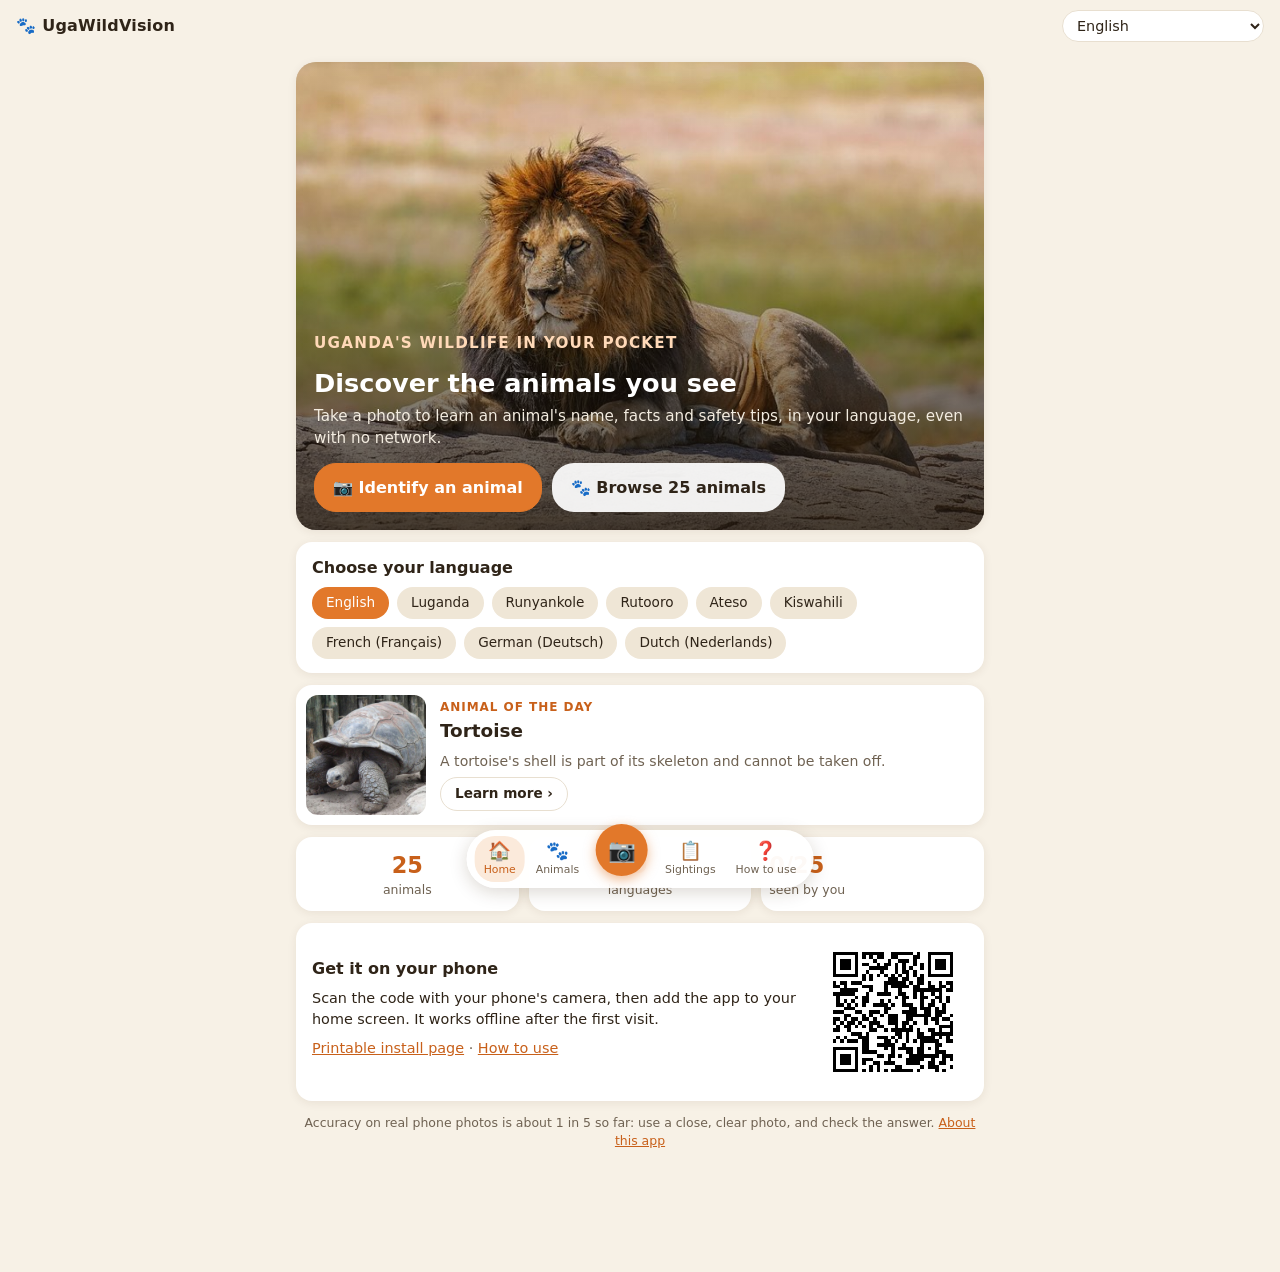
<file: index.html>
<!doctype html>
<html lang="en">
<head>
  <meta charset="utf-8">
  <meta name="viewport" content="width=device-width, initial-scale=1, viewport-fit=cover">
  <title>UgaWildVision</title>
  <meta name="description" content="A pocket field guide to Ugandan wildlife. Identify animals from a photo, offline; photos never leave the device.">
  <meta name="theme-color" content="#f7f1e6">
  <link rel="manifest" href="manifest.webmanifest">
  <link rel="icon" href="icons/icon-192.png">
  <link rel="apple-touch-icon" href="icons/icon-192.png">
  <link rel="stylesheet" href="styles.css">
</head>
<body>
  <header class="top">
    <a class="brand" href="#home" aria-label="UgaWildVision home"><span class="logo" aria-hidden="true">&#x1F43E;</span> UgaWildVision</a>
    <label class="lang">
      <span class="sr">Language</span>
      <select id="lang" aria-label="Language for animal names">
        <option value="en">English</option>
        <optgroup label="Ugandan languages">
          <option value="luganda">Luganda</option>
          <option value="runyankole">Runyankole</option>
          <option value="rutooro">Rutooro</option>
          <option value="ateso">Ateso</option>
        </optgroup>
        <optgroup label="Visitor languages">
          <option value="kiswahili">Kiswahili</option>
          <option value="french">French (Fran&ccedil;ais)</option>
          <option value="german">German (Deutsch)</option>
          <option value="dutch">Dutch (Nederlands)</option>
        </optgroup>
      </select>
    </label>
  </header>

  <!-- HOME -->
  <main id="view-home" class="view home">
    <section class="hero">
      <img src="images/lion.jpg" alt="" class="hero-bg">
      <div class="hero-text">
        <p class="eyebrow light">Uganda's wildlife in your pocket</p>
        <h1>Discover the animals you see</h1>
        <p>Take a photo to learn an animal's name, facts and safety tips, in your language, even with no network.</p>
        <div class="cta">
          <button id="h-identify" class="btn primary big" type="button">&#x1F4F7; Identify an animal</button>
          <button id="h-browse" class="btn big light" type="button">&#x1F43E; Browse animals</button>
        </div>
      </div>
    </section>

    <section class="card">
      <h3 class="sec0">Choose your language</h3>
      <div id="h-langs" class="chips wrap" role="group" aria-label="Language"></div>
    </section>

    <section id="h-aotd" class="card aotd"></section>

    <section class="stats3">
      <div class="stat"><b id="h-stat-animals">25</b><span>animals</span></div>
      <div class="stat"><b id="h-stat-langs">9</b><span>languages</span></div>
      <button id="h-sightings" class="stat" type="button"><b id="h-stat-seen">0/25</b><span>seen by you</span></button>
    </section>

    <section class="card qr-card">
      <div>
        <h3 class="sec0" id="h-qr-title">Get it on your phone</h3>
        <p>Scan the code with your phone's camera, then add the app to your home screen. It works offline after the first visit.</p>
        <button id="h-install" class="btn primary" type="button" hidden>&#x2B07;&#xFE0F; Install app</button>
        <p class="small"><a href="install.html">Printable install page</a> &middot; <a href="#help" data-go="help">How to use</a></p>
      </div>
      <img src="icons/qr.png" alt="QR code that opens UgaWildVision" width="150" height="150">
    </section>

    <p class="small center">Accuracy on real phone photos is about 1 in 5 so far: use a close, clear photo, and check the answer.
      <a href="#about" data-go="about">About this app</a></p>
  </main>

  <!-- ANIMALS -->
  <main id="view-animals" class="view" hidden>
    <h1 class="title">Animals</h1>
    <div class="search"><span aria-hidden="true">&#x1F50D;</span>
      <input id="search" type="search" placeholder="Search" aria-label="Search animals"></div>
    <div id="chips" class="chips" role="group" aria-label="Filter by group"></div>
    <div id="grid" class="grid"></div>
  </main>

  <!-- DETAIL -->
  <main id="view-detail" class="view detail" hidden>
    <div class="hero">
      <img id="d-photo" alt="">
      <button class="back" id="d-back" aria-label="Back">&#x2039;</button>
      <a id="d-credit" class="credit" target="_blank" rel="noopener"></a>
    </div>
    <section class="sheet">
      <div class="d-head">
        <div>
          <h2 id="d-name"></h2>
          <p id="d-local" class="local"></p>
        </div>
        <button id="d-listen" class="sound" type="button" hidden aria-label="Listen to the name"><svg viewBox="0 0 24 24" width="26" height="26" aria-hidden="true" fill="none" stroke="currentColor" stroke-width="2" stroke-linecap="round" stroke-linejoin="round"><path d="M4 9v6h4l5 4V5L8 9H4z" fill="currentColor"/><path d="M16.5 8.5a5 5 0 0 1 0 7"/><path d="M19.5 5.5a9 9 0 0 1 0 13"/></svg><small>Listen</small></button>
      </div>
      <div id="d-tags" class="tags"></div>
      <p id="d-safety" class="safety" hidden></p>
      <h3 class="sec">&#x1F4D8; Taxonomy information</h3>
      <dl id="d-tax" class="tax"></dl>
      <h3 class="sec" id="d-facts-h">&#x1F4A1; Did you know?</h3>
      <ul id="d-facts" class="facts"></ul>
      <p class="small">Read more on <a id="d-wiki" target="_blank" rel="noopener">Wikipedia</a>.</p>
      <div class="spacer"></div>
    </section>
    <button id="d-saw" class="saw">&#x1F441; I saw it!</button>
  </main>

  <!-- IDENTIFY -->
  <main id="view-identify" class="view" hidden>
    <h1 class="title">Identify an animal</h1>
    <section class="card intro">
      <p class="lead">Take a photo of an animal and the app will name the species.</p>
      <p class="hint">Fill the frame with one animal; zoom in if it is far away.</p>
      <p class="warn">Accuracy on real phone photos so far is about 1 in 5. Works best on a close, clear photo.</p>
    </section>
    <section class="actions">
      <label class="btn primary"><input id="camera" type="file" accept="image/*" capture="environment" hidden>&#x1F4F7; Take a photo</label>
      <label class="btn"><input id="gallery" type="file" accept="image/*" hidden>&#x1F5BC; Choose from gallery</label>
    </section>
    <p id="status" class="status" role="status" aria-live="polite">Loading model&hellip;</p>
    <section id="result" class="card result" hidden>
      <img id="preview" alt="Your photo">
      <p id="verdict" class="verdict"></p>
      <h2 id="name"></h2>
      <p id="sci" class="sci"></p>
      <p id="localname" class="local"></p>
      <div class="meter" aria-hidden="true"><span id="meterfill"></span></div>
      <p id="conf" class="conf"></p>
      <p id="lowdata" class="warn" hidden>Few training photos for this animal, so this answer is less reliable.</p>
      <p id="safety" class="safety" hidden></p>
      <div class="row">
        <button id="r-open" class="btn primary">Open in guide</button>
        <button id="r-saw" class="btn">&#x1F441; I saw it!</button>
      </div>
      <details id="alts"><summary>Other possibilities</summary><ol id="altlist"></ol></details>
    </section>
  </main>

  <!-- SIGHTINGS -->
  <main id="view-sightings" class="view" hidden>
    <h1 class="title">My sightings</h1>
    <section class="card progress">
      <p><b id="s-count">0</b> of <b id="s-total">25</b> animals seen</p>
      <div class="meter"><span id="s-fill"></span></div>
      <div id="s-badges" class="badges"></div>
    </section>
    <ul id="s-list" class="slist"></ul>
    <p id="s-empty" class="hint">No sightings yet. Open an animal and tap <b>I saw it!</b>, or identify one with the camera.</p>
    <p class="small">Sightings are stored only on this phone.</p>
  </main>

  <!-- HOW TO USE -->
  <main id="view-help" class="view" hidden>
    <h1 class="title">How to use this app</h1>
    <ol class="steps">
      <li><span class="n">1</span><div><b>Choose your language</b><p>Pick a language on the Home page or in the menu at the top. Animal names are then shown, and can be heard, in that language.</p></div></li>
      <li><span class="n">2</span><div><b>Identify an animal</b><p>Tap the orange camera button. Take a photo, or choose one from your gallery. Fill the frame with one animal and zoom in if it is far away. The app names the animal in under a second, on your phone.</p></div></li>
      <li><span class="n">3</span><div><b>Check the answer</b><p>A confidence bar shows how sure the app is. If it says "Not sure", try a closer, clearer photo. "Other possibilities" lists the next best guesses.</p></div></li>
      <li><span class="n">4</span><div><b>Learn about it</b><p>Tap "Open in guide" for photos, facts, its conservation status, a safety note and its name in other languages. Tap Listen to hear the name.</p></div></li>
      <li><span class="n">5</span><div><b>Browse the guide</b><p>The Animals tab lists every animal. Search by name in any language, or filter by group: mammals, birds, reptiles, amphibians or fish.</p></div></li>
      <li><span class="n">6</span><div><b>Record your sightings</b><p>Tap "I saw it!" on an animal's page. The Sightings tab shows what you have seen and how many animals are left to find. Sightings stay on your phone.</p></div></li>
      <li><span class="n">7</span><div><b>Use it offline</b><p>Open the app once with internet, then add it to your home screen (Android: menu &#8942; &rarr; Install app; iPhone: Share &rarr; Add to Home Screen). After that it works without a network.</p></div></li>
    </ol>
    <section class="card tips">
      <h3 class="sec0">&#x26A0;&#xFE0F; Stay safe</h3>
      <p>Never approach wild animals to take a photo. Stay behind fences and follow your guide. The app is a learning aid, not a safety device.</p>
    </section>
    <p class="small center"><a href="#about" data-go="about">About this app, its limits and photo credits</a></p>
  </main>

  <!-- ABOUT -->
  <main id="view-about" class="view" hidden>
    <h1 class="title">About</h1>
    <section class="card">
      <ul class="plain">
        <li>A pocket field guide to Ugandan wildlife. It works offline; the model runs on your phone and your photos are not uploaded anywhere.</li>
        <li>It knows <span id="ncls">25</span> kinds of animal. Anything else should come out as "Not one of the species I know", but it can still be wrong.</li>
        <li>Lion, buffalo, cheetah, kudu and hyena had very few training photos. Treat those answers with caution.</li>
        <li>Ugandan-language and Kiswahili names and audio come from Sunbird AI machine translation and speech; French, German and Dutch names are common names spoken by your phone's own voice.<!-- DEMO: restore later: All are marked "not yet checked" until a native speaker confirms them. --></li>
      </ul>
    </section>
    <section class="card share">
      <p><b>Share this app</b>: scan the code, or open <a href="install.html">the install page</a>.</p>
      <img src="icons/qr.png" alt="QR code linking to UgaWildVision" width="180" height="180">
    </section>
    <details class="card"><summary>Photo credits</summary><ul id="credits" class="credits"></ul></details>
    <p class="small" id="version"></p>
  </main>

  <nav class="tabs" aria-label="Sections">
    <button data-view="home" class="on" type="button"><span>&#x1F3E0;</span>Home</button>
    <button data-view="animals" type="button"><span>&#x1F43E;</span>Animals</button>
    <button data-view="identify" class="cam" type="button" aria-label="Identify an animal with the camera"><span>&#x1F4F7;</span></button>
    <button data-view="sightings" type="button"><span>&#x1F4CB;</span>Sightings</button>
    <button data-view="help" type="button"><span>&#x2753;</span>How to use</button>
  </nav>

  <div id="toast" class="toast" role="status" aria-live="polite" hidden></div>

  <script src="vendor/ort.wasm.min.js"></script>
  <script src="app.js"></script>
</body>
</html>
</file>
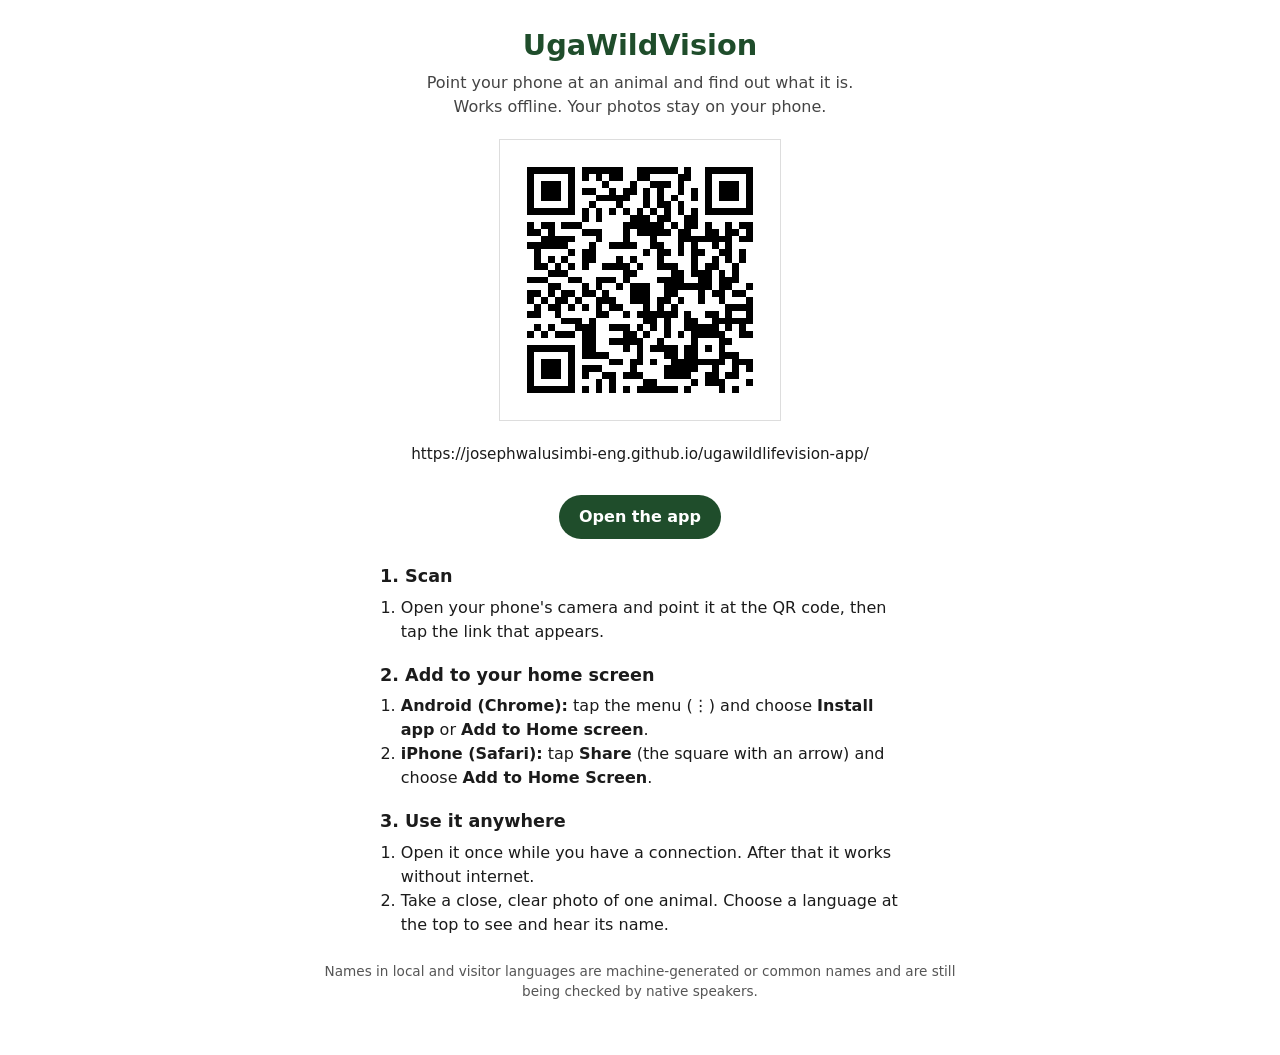
<file: install.html>
<!doctype html>
<html lang="en">
<head>
  <meta charset="utf-8">
  <meta name="viewport" content="width=device-width, initial-scale=1">
  <title>Get UgaWildVision on your phone</title>
  <meta name="description" content="Scan the QR code to open UgaWildVision and add it to your phone's home screen.">
  <link rel="icon" href="icons/icon-192.png">
  <style>
    body { font-family: system-ui, -apple-system, "Segoe UI", Roboto, sans-serif; color: #1b1b1b; background: #fff;
           max-width: 640px; margin: 0 auto; padding: 24px 20px 40px; line-height: 1.5; text-align: center; }
    h1 { margin: 0 0 4px; font-size: 1.8rem; color: #1f4d2b; }
    .sub { margin: 0 0 20px; color: #444; }
    .qr { width: 280px; max-width: 80vw; height: auto; image-rendering: pixelated; border: 1px solid #ddd; }
    .url { word-break: break-all; font-size: .95rem; }
    .steps { text-align: left; margin: 24px auto 0; max-width: 520px; }
    .steps h2 { font-size: 1.1rem; margin: 18px 0 6px; }
    .steps ol { margin: 0; padding-left: 1.3em; }
    .open { display: inline-block; margin-top: 14px; padding: 10px 20px; border-radius: 22px; background: #1f4d2b;
            color: #fff; text-decoration: none; font-weight: 600; }
    .small { font-size: .85rem; color: #555; margin-top: 24px; }
    @media print { .open { display: none; } body { padding-top: 0; } }
  </style>
</head>
<body>
  <h1>UgaWildVision</h1>
  <p class="sub">Point your phone at an animal and find out what it is.<br>
     Works offline. Your photos stay on your phone.</p>

  <img class="qr" src="icons/qr.png" alt="QR code linking to the UgaWildVision app">
  <p class="url">https://josephwalusimbi-eng.github.io/ugawildlifevision-app/</p>
  <a class="open" href="./">Open the app</a>

  <div class="steps">
    <h2>1. Scan</h2>
    <ol><li>Open your phone's camera and point it at the QR code, then tap the link that appears.</li></ol>
    <h2>2. Add to your home screen</h2>
    <ol>
      <li><b>Android (Chrome):</b> tap the menu (&#8942;) and choose <b>Install app</b> or <b>Add to Home screen</b>.</li>
      <li><b>iPhone (Safari):</b> tap <b>Share</b> (the square with an arrow) and choose <b>Add to Home Screen</b>.</li>
    </ol>
    <h2>3. Use it anywhere</h2>
    <ol><li>Open it once while you have a connection. After that it works without internet.</li>
        <li>Take a close, clear photo of one animal. Choose a language at the top to see and hear its name.</li></ol>
  </div>

  <p class="small">Names in local and visitor languages are machine-generated or common names and are
    still being checked by native speakers.</p>
</body>
</html>
</file>
<file: styles.css>
:root {
  --bg: #f7f1e6; --card: #ffffff; --ink: #2f2418; --ink2: #6f6252; --line: #e8dfd0;
  --accent: #e2782a; --wild: #2f6b3a; --wild-dark: #24542d; --accent2: #c8601a; --green: #3f8f4f; --chip: #efe6d6;
  --radius: 16px; --shadow: 0 2px 10px rgba(60, 40, 10, .08);
}
* { box-sizing: border-box; }
html, body { margin: 0; background: var(--bg); color: var(--ink);
  font-family: system-ui, -apple-system, "Segoe UI", Roboto, sans-serif; line-height: 1.45; }
.sr { position: absolute; width: 1px; height: 1px; overflow: hidden; clip: rect(0 0 0 0); }
a { color: var(--accent2); }
[hidden] { display: none !important; }

.top { position: sticky; top: 0; z-index: 5; display: flex; align-items: center; justify-content: space-between;
  padding: 10px 16px; background: rgba(247, 241, 230, .95); backdrop-filter: blur(6px); }
.brand { font-weight: 700; letter-spacing: .2px; }
.logo { margin-right: 4px; }
.lang select { font: inherit; font-size: .9rem; padding: 6px 10px; border-radius: 20px; border: 1px solid var(--line);
  background: var(--card); color: var(--ink); }

.view { max-width: 720px; margin: 0 auto; padding: 4px 16px 110px; }
.title { text-align: center; font-size: 1.25rem; margin: 6px 0 12px; }
.search { display: flex; align-items: center; gap: 8px; background: #ece4d6; border-radius: 12px; padding: 8px 12px; }
.search input { border: 0; background: transparent; font: inherit; width: 100%; outline: none; color: var(--ink); }
.chips { display: flex; gap: 8px; overflow-x: auto; padding: 12px 0 4px; }
.chip { border: 0; border-radius: 18px; padding: 6px 14px; background: var(--chip); color: var(--ink); font: inherit;
  font-size: .85rem; white-space: nowrap; cursor: pointer; }
.chip.on { background: var(--accent); color: #fff; }

.grid { display: grid; grid-template-columns: repeat(2, 1fr); gap: 12px; margin-top: 10px; }
@media (min-width: 560px) { .grid { grid-template-columns: repeat(3, 1fr); } }
.cardA { background: var(--card); border-radius: var(--radius); box-shadow: var(--shadow); overflow: hidden;
  border: 0; padding: 0; text-align: left; font: inherit; color: inherit; cursor: pointer; }
.cardA .ph { position: relative; aspect-ratio: 1 / 1; background: #ddd2bf; }
.cardA img { width: 100%; height: 100%; object-fit: cover; display: block; }
.cardA .cat { position: absolute; top: 8px; left: 8px; background: var(--accent); color: #fff; font-size: .7rem;
  padding: 2px 8px; border-radius: 10px; }
.cardA .nm { padding: 8px 10px 2px; font-weight: 600; font-size: .95rem; }
.cardA .ln { padding: 0 10px; font-size: .8rem; color: var(--ink2); min-height: 1.1em; }
.cardA .seen { margin: 6px 10px 10px; font-size: .72rem; color: var(--ink2); background: #f3ece0; border-radius: 10px;
  padding: 3px 8px; display: inline-block; }

.detail { padding: 0 0 120px; }
.hero { position: relative; height: min(75vw, 52vh); background: #ddd2bf; overflow: hidden; }
.hero img { width: 100%; height: 100%; object-fit: cover; display: block; }
.back { position: absolute; top: 12px; left: 12px; width: 38px; height: 38px; border-radius: 50%; border: 0;
  background: rgba(255, 255, 255, .9); font-size: 1.6rem; line-height: 1; cursor: pointer; color: var(--ink); }
.credit { position: absolute; right: 8px; bottom: 22px; max-width: 70%; font-size: .62rem; color: #fff;
  background: rgba(0, 0, 0, .45); padding: 2px 6px; border-radius: 8px; text-decoration: none;
  white-space: nowrap; overflow: hidden; text-overflow: ellipsis; }
.sheet { position: relative; margin-top: -16px; background: var(--bg); border-radius: 18px 18px 0 0; padding: 16px; }
.d-head { display: flex; justify-content: space-between; align-items: flex-start; gap: 12px; }
.d-head h2 { margin: 0; font-size: 1.5rem; }
.local { margin: 2px 0 0; color: var(--ink2); font-size: .95rem; }
.local .tag { font-size: .75rem; }
.sound { border: 0; background: var(--wild); color: #fff; border-radius: 14px; padding: 8px 12px; display: flex;
  flex-direction: column; align-items: center; gap: 2px; cursor: pointer; font: inherit;
  box-shadow: 0 3px 10px rgba(47, 107, 58, .35); }
.sound:hover, .sound:focus-visible { background: var(--wild-dark); }
.sound:active { transform: scale(.96); }
.sound small { font-size: .72rem; font-weight: 600; }
.tags { display: flex; flex-wrap: wrap; gap: 6px; margin: 12px 0 6px; }
.tag { font-size: .75rem; padding: 3px 10px; border-radius: 12px; background: var(--chip); color: var(--ink); }
.tag.cat { background: var(--accent); color: #fff; }
.tag.lc { background: #d8ecd9; color: #23562e; } .tag.nt { background: #f1ebc7; color: #5e5210; }
.tag.vu { background: #f8dcc2; color: #7a3d0c; } .tag.en { background: #f5cccc; color: #7a1a1a; }
.tag.danger { background: #fbe3c7; color: #7a3d0c; } .tag.seen { background: #d8ecd9; color: #23562e; }
.tag.low { background: #eee; color: #555; }
.sec { font-size: 1rem; margin: 18px 0 8px; }
.tax { background: var(--card); border-radius: var(--radius); box-shadow: var(--shadow); margin: 0; padding: 6px 14px;
  display: grid; grid-template-columns: 9em 1fr; }
.tax dt, .tax dd { margin: 0; padding: 8px 0; border-bottom: 1px solid var(--line); font-size: .9rem; }
.tax dt { color: var(--ink2); }
.tax dt:last-of-type, .tax dd:last-of-type { border-bottom: 0; }
.facts { background: var(--card); border-radius: var(--radius); box-shadow: var(--shadow); margin: 0; padding: 10px 14px 10px 30px; }
.facts li { margin: 4px 0; font-size: .92rem; }
.saw { position: fixed; left: 50%; transform: translateX(-50%); bottom: 84px; z-index: 6; border: 0; border-radius: 24px;
  background: var(--accent); color: #fff; font: inherit; font-weight: 600; padding: 11px 22px;
  box-shadow: 0 4px 14px rgba(226, 120, 42, .45); cursor: pointer; }
.spacer { height: 40px; }

.card { background: var(--card); border-radius: var(--radius); box-shadow: var(--shadow); padding: 14px 16px; margin: 12px 0; }
.lead { margin: 0 0 6px; font-weight: 600; }
.hint { color: var(--ink2); font-size: .9rem; margin: 4px 0; }
.warn { background: #fff4dd; border-radius: 10px; padding: 8px 10px; font-size: .88rem; margin: 8px 0 0; }
.safety { background: #fde7d6; border-radius: 10px; padding: 8px 10px; font-size: .88rem; margin: 8px 0; }
.actions { display: grid; grid-template-columns: 1fr 1fr; gap: 10px; }
.btn { display: inline-flex; justify-content: center; align-items: center; gap: 6px; border-radius: 22px; padding: 11px 14px;
  border: 1px solid var(--line); background: var(--card); color: var(--ink); font: inherit; font-weight: 600; cursor: pointer; }
.btn.primary { background: var(--accent); color: #fff; border-color: var(--accent); }
.btn[aria-disabled="true"] { opacity: .5; pointer-events: none; }
.row { display: flex; gap: 10px; margin-top: 10px; } .row .btn { flex: 1; }
.status { text-align: center; color: var(--ink2); font-size: .88rem; }
.result img#preview { width: 100%; max-height: 300px; object-fit: contain; border-radius: 12px; background: #f1eadf; }
.verdict { margin: 10px 0 0; color: var(--ink2); font-size: .85rem; }
.result h2 { margin: 2px 0; }
.sci { margin: 0; font-style: italic; color: var(--ink2); font-size: .88rem; }
.meter { height: 8px; background: #eee3d2; border-radius: 4px; overflow: hidden; margin: 10px 0 4px; }
.meter span { display: block; height: 100%; background: var(--green); width: 0; }
.conf { font-size: .85rem; color: var(--ink2); margin: 0; }
.play { font: inherit; font-size: .8rem; font-weight: 600; padding: 3px 12px; margin: 0 4px; border-radius: 12px;
  border: 0; background: var(--wild); color: #fff; cursor: pointer; }
details summary { cursor: pointer; font-weight: 600; }

.progress p { margin: 0; }
.badges { display: flex; flex-wrap: wrap; gap: 6px; margin-top: 10px; }
.badge { font-size: .75rem; border-radius: 12px; padding: 3px 10px; background: var(--chip); color: var(--ink2); }
.badge.got { background: #d8ecd9; color: #23562e; }
.slist { list-style: none; padding: 0; margin: 0; }
.slist li { display: flex; align-items: center; gap: 12px; background: var(--card); border-radius: 14px; box-shadow: var(--shadow);
  padding: 8px; margin: 8px 0; cursor: pointer; }
.slist img { width: 54px; height: 54px; object-fit: cover; border-radius: 10px; }
.slist .when { font-size: .8rem; color: var(--ink2); }
.plain { padding-left: 18px; margin: 0; } .plain li { margin: 6px 0; font-size: .92rem; }
.share { text-align: center; } .share img { image-rendering: pixelated; }
.credits { font-size: .78rem; padding-left: 18px; } .credits li { margin: 4px 0; }
.small { font-size: .78rem; color: var(--ink2); }

.tabs { position: fixed; left: 50%; transform: translateX(-50%); bottom: 12px; z-index: 7; display: flex; gap: 4px;
  align-items: center; background: rgba(255, 255, 255, .96); border-radius: 30px; padding: 6px 10px;
  box-shadow: 0 4px 18px rgba(60, 40, 10, .18); }
.tabs button { border: 0; background: none; font: inherit; font-size: .68rem; color: var(--ink2); display: flex;
  flex-direction: column; align-items: center; padding: 4px 12px; border-radius: 20px; cursor: pointer; }
.tabs button span { font-size: 1.15rem; line-height: 1.2; }
.tabs button.on { color: var(--accent2); background: #fbeadb; }
.tabs .cam { background: var(--accent); color: #fff; width: 52px; height: 52px; border-radius: 50%; padding: 0;
  justify-content: center; margin: -18px 6px 0; box-shadow: 0 4px 12px rgba(226, 120, 42, .5); }
.tabs .cam span { font-size: 1.4rem; } .tabs .cam.on { background: var(--accent2); color: #fff; }
.toast { position: fixed; left: 50%; transform: translateX(-50%); bottom: 140px; z-index: 9; background: var(--ink);
  color: #fff; padding: 8px 16px; border-radius: 18px; font-size: .9rem; }

/* ---------- brand link, home, how-to ---------- */
a.brand { color: var(--ink); text-decoration: none; display: inline-flex; align-items: center; gap: 2px;
  padding: 4px 6px; margin-left: -6px; border-radius: 10px; }
a.brand:hover, a.brand:focus-visible { background: #efe6d6; }
.center { text-align: center; }
.eyebrow { margin: 0; font-size: .75rem; letter-spacing: .08em; text-transform: uppercase; color: var(--accent2); font-weight: 700; }
.eyebrow.light { color: #ffd9b8; }
.sec0 { font-size: 1rem; margin: 0 0 8px; }
.chips.wrap { flex-wrap: wrap; overflow: visible; padding: 0; }

.hero { position: relative; border-radius: 20px; overflow: hidden; margin: 6px 0 12px; min-height: 300px;
  display: flex; align-items: flex-end; box-shadow: var(--shadow); }
.hero-bg { position: absolute; inset: 0; width: 100%; height: 100%; object-fit: cover; }
.hero::after { content: ""; position: absolute; inset: 0;
  background: linear-gradient(180deg, rgba(30, 20, 8, .05) 20%, rgba(30, 20, 8, .82) 100%); }
.hero-text { position: relative; z-index: 1; padding: 20px 18px 18px; color: #fff; }
.hero-text h1 { margin: 4px 0 6px; font-size: 1.6rem; line-height: 1.2; }
.hero-text p { margin: 0 0 14px; color: #f3ece0; font-size: .95rem; }
.cta { display: flex; flex-wrap: wrap; gap: 10px; }
.btn.big { padding: 12px 18px; font-size: 1rem; }
.btn.light { background: rgba(255, 255, 255, .92); border-color: transparent; color: var(--ink); }
.small-btn { padding: 6px 14px; font-size: .85rem; margin-top: 6px; }

.aotd { display: flex; gap: 14px; align-items: center; padding: 10px; cursor: default; }
.aotd img { width: 120px; height: 120px; object-fit: cover; border-radius: 12px; flex: none; }
.aotd h3 { margin: 2px 0; font-size: 1.15rem; }
.aotd .local { margin: 0; }
.aotd .fact { margin: 6px 0 0; font-size: .88rem; color: var(--ink2); }

.stats3 { display: grid; grid-template-columns: repeat(3, 1fr); gap: 10px; margin: 12px 0; }
.stat { background: var(--card); border-radius: var(--radius); box-shadow: var(--shadow); padding: 12px 8px; text-align: center;
  border: 0; font: inherit; color: inherit; display: flex; flex-direction: column; }
.stat b { font-size: 1.4rem; color: var(--accent2); }
.stat span { font-size: .78rem; color: var(--ink2); }
button.stat { cursor: pointer; }

.qr-card { display: flex; gap: 14px; align-items: center; justify-content: space-between; }
.qr-card p { margin: 4px 0 8px; font-size: .9rem; }
.qr-card img { image-rendering: pixelated; flex: none; border-radius: 8px; }
@media (max-width: 420px) { .qr-card { flex-direction: column-reverse; text-align: center; } }

.steps { list-style: none; padding: 0; margin: 0; }
.steps li { display: flex; gap: 12px; background: var(--card); border-radius: var(--radius); box-shadow: var(--shadow);
  padding: 12px 14px; margin: 10px 0; }
.steps .n { flex: none; width: 30px; height: 30px; border-radius: 50%; background: var(--accent); color: #fff; font-weight: 700;
  display: flex; align-items: center; justify-content: center; }
.steps b { display: block; margin-top: 3px; }
.steps p { margin: 4px 0 0; font-size: .9rem; color: var(--ink2); }
.tips p { margin: 0; font-size: .9rem; }

.tabs { gap: 2px; padding: 6px 8px; }
.tabs button { padding: 4px 9px; }
</file>
